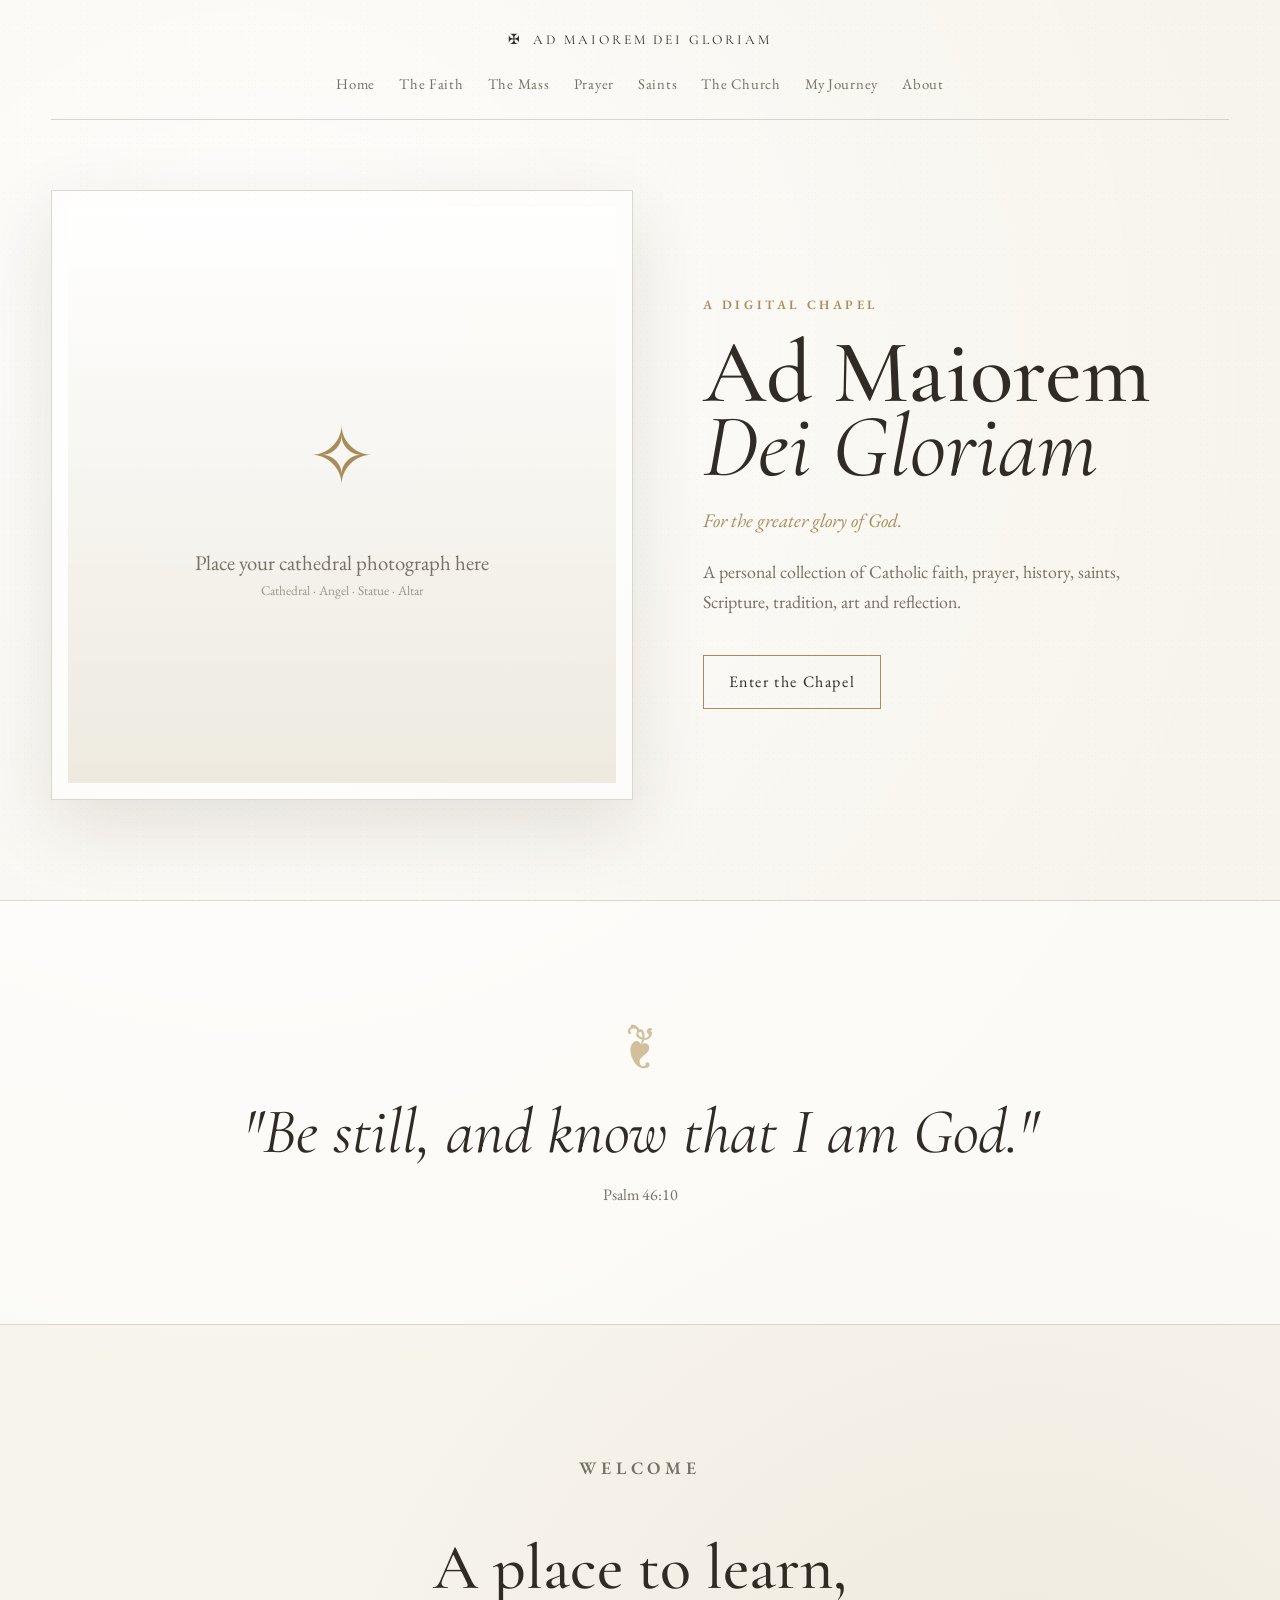
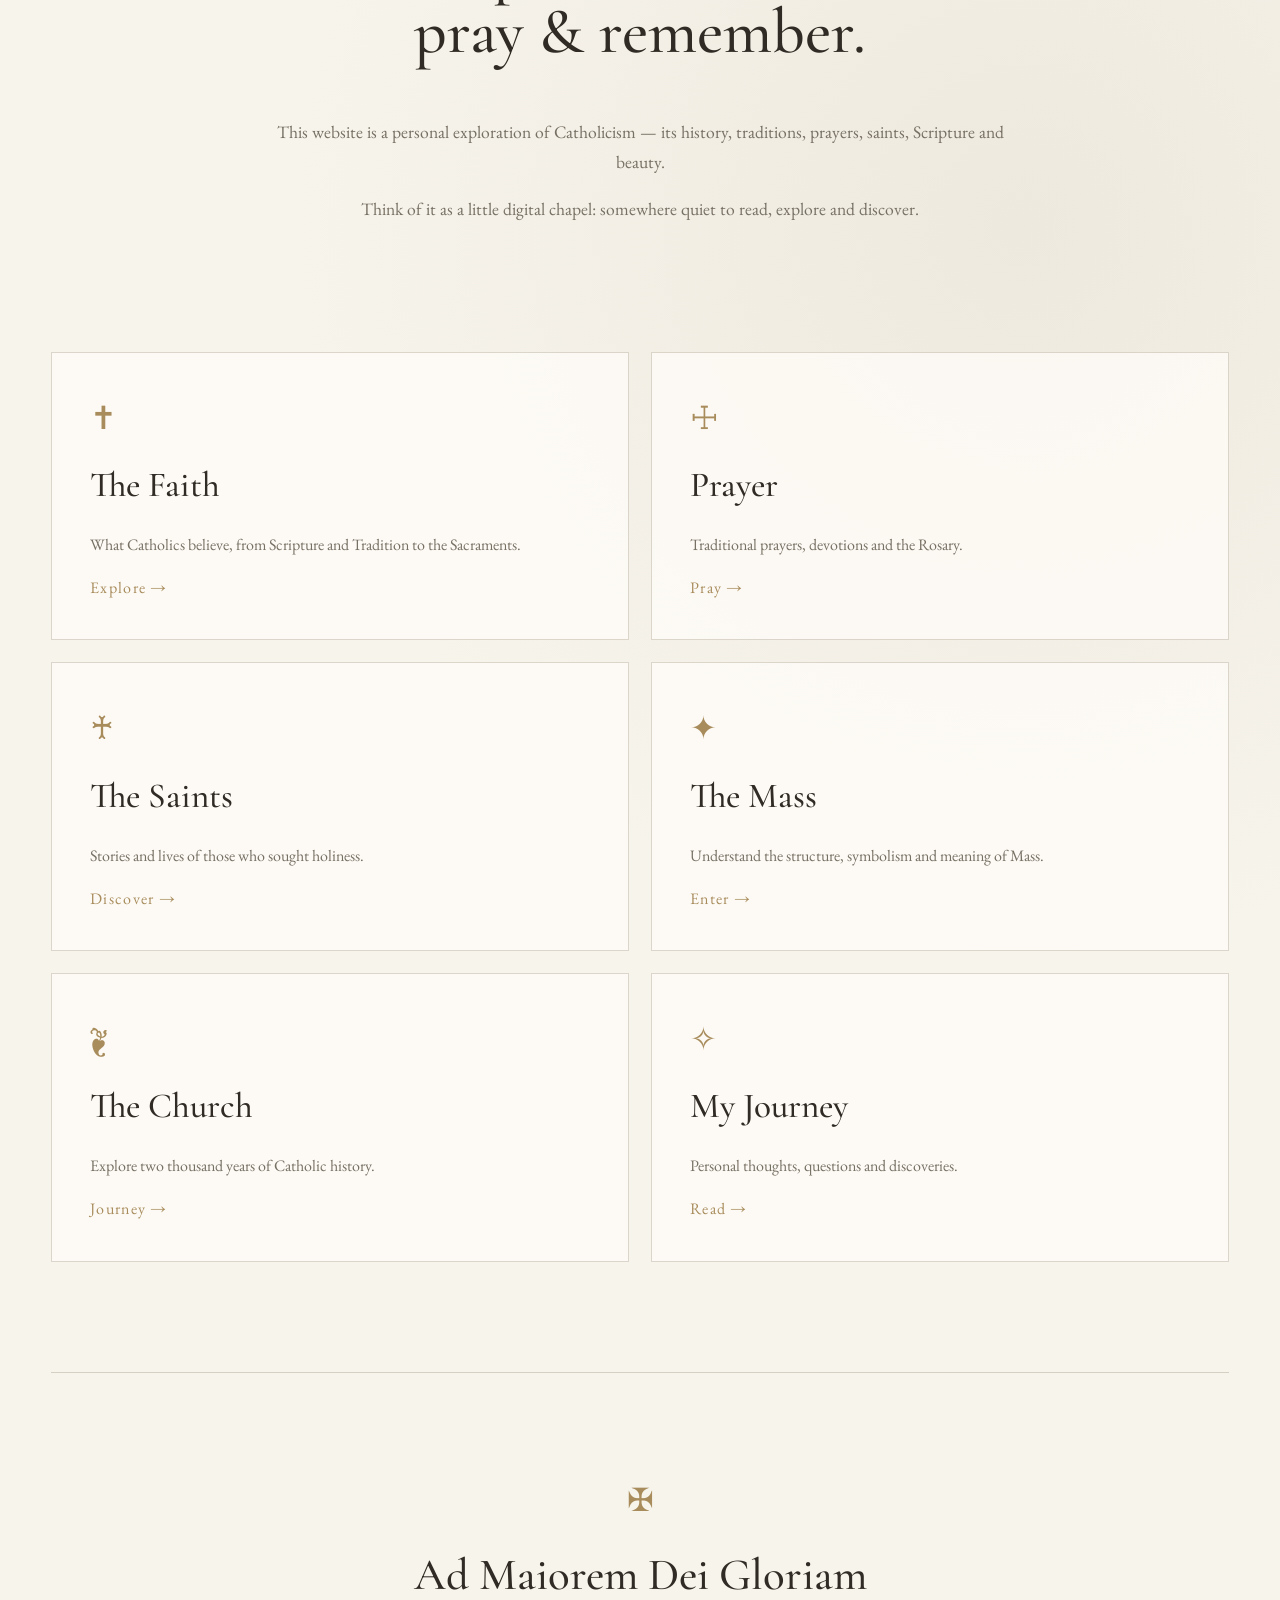
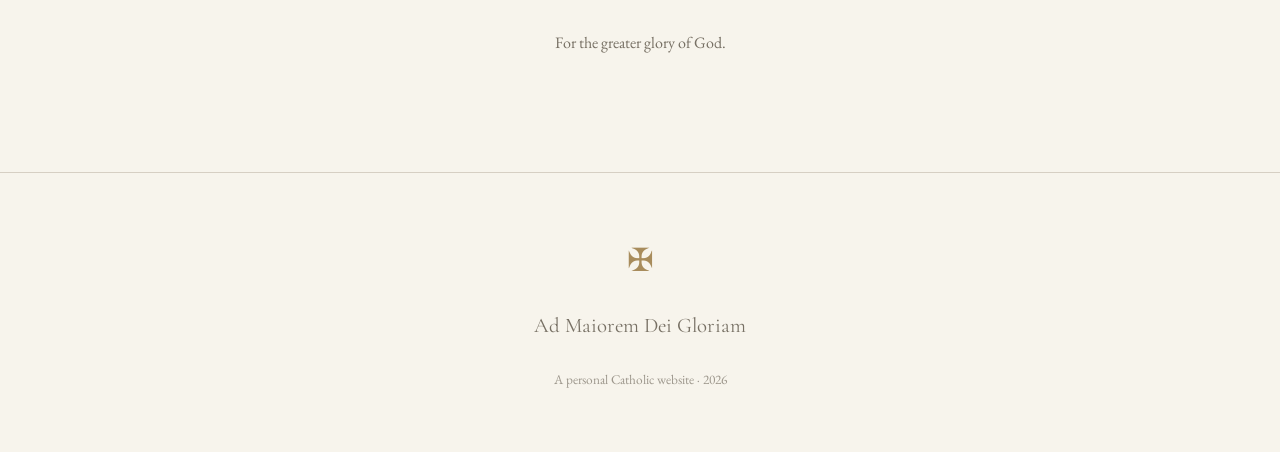
<file: index.html>
<!DOCTYPE html>
<html lang="en">

<head>
    <meta charset="UTF-8">
    <meta name="viewport" content="width=device-width, initial-scale=1.0">

    <title>Ad Maiorem Dei Gloriam</title>

    <link rel="stylesheet" href="style.css">

    <script src="script.js" defer></script>
</head>

<body>

<!-- ================= HEADER ================= -->

<header>

    <a href="index.html" class="logo">
        ✠
        <span>AD MAIOREM DEI GLORIAM</span>
    </a>

    <button class="menu-button" onclick="toggleMenu()">
        ☰
    </button>

    <nav id="navigation">

        <a href="index.html">Home</a>
        <a href="faith.html">The Faith</a>
        <a href="mass.html">The Mass</a>
        <a href="prayers.html">Prayer</a>
        <a href="saints.html">Saints</a>
        <a href="history.html">The Church</a>
        <a href="journal.html">My Journey</a>
        <a href="about.html">About</a>

    </nav>

</header>


<!-- ================= HERO ================= -->

<main>

<section class="hero">

    <div class="hero-image">

        <div class="image-placeholder">

            <span>✧</span>

            <p>
                Place your cathedral photograph here
            </p>

            <small>
                Cathedral · Angel · Statue · Altar
            </small>

        </div>

    </div>


    <div class="hero-text">

        <p class="eyebrow">
            A DIGITAL CHAPEL
        </p>

        <h1>
            Ad Maiorem
            <em>Dei Gloriam</em>
        </h1>

        <p class="latin">
            For the greater glory of God.
        </p>

        <p class="description">

            A personal collection of Catholic faith,
            prayer, history, saints, Scripture,
            tradition, art and reflection.

        </p>

        <a href="faith.html" class="gold-button">
            Enter the Chapel
        </a>

    </div>

</section>


<!-- ================= QUOTE ================= -->

<section class="quote">

    <div class="quote-symbol">
        ❦
    </div>

    <blockquote>

        "Be still, and know that I am God."

    </blockquote>

    <p>
        Psalm 46:10
    </p>

</section>


<!-- ================= INTRODUCTION ================= -->

<section class="introduction">

    <p class="eyebrow">
        WELCOME
    </p>

    <h2>
        A place to learn,
        <br>
        pray & remember.
    </h2>

    <p>

        This website is a personal exploration of
        Catholicism — its history, traditions,
        prayers, saints, Scripture and beauty.

    </p>

    <p>

        Think of it as a little digital chapel:
        somewhere quiet to read, explore and discover.

    </p>

</section>


<!-- ================= FEATURE CARDS ================= -->

<section class="features">

    <a href="faith.html" class="feature">

        <div class="feature-icon">
            ✝
        </div>

        <h3>
            The Faith
        </h3>

        <p>
            What Catholics believe,
            from Scripture and Tradition
            to the Sacraments.
        </p>

        <span>
            Explore →
        </span>

    </a>


    <a href="prayers.html" class="feature">

        <div class="feature-icon">
            ☩
        </div>

        <h3>
            Prayer
        </h3>

        <p>
            Traditional prayers,
            devotions and the Rosary.
        </p>

        <span>
            Pray →
        </span>

    </a>


    <a href="saints.html" class="feature">

        <div class="feature-icon">
            ♰
        </div>

        <h3>
            The Saints
        </h3>

        <p>
            Stories and lives of those
            who sought holiness.
        </p>

        <span>
            Discover →
        </span>

    </a>


    <a href="mass.html" class="feature">

        <div class="feature-icon">
            ✦
        </div>

        <h3>
            The Mass
        </h3>

        <p>
            Understand the structure,
            symbolism and meaning of Mass.
        </p>

        <span>
            Enter →
        </span>

    </a>


    <a href="history.html" class="feature">

        <div class="feature-icon">
            ❦
        </div>

        <h3>
            The Church
        </h3>

        <p>
            Explore two thousand years
            of Catholic history.
        </p>

        <span>
            Journey →
        </span>

    </a>


    <a href="journal.html" class="feature">

        <div class="feature-icon">
            ✧
        </div>

        <h3>
            My Journey
        </h3>

        <p>
            Personal thoughts,
            questions and discoveries.
        </p>

        <span>
            Read →
        </span>

    </a>

</section>


<!-- ================= CLOSING ================= -->

<section class="closing">

    <div>
        ✠
    </div>

    <h2>
        Ad Maiorem Dei Gloriam
    </h2>

    <p>
        For the greater glory of God.
    </p>

</section>

</main>


<!-- ================= FOOTER ================= -->

<footer>

    <div class="footer-cross">
        ✠
    </div>

    <p>
        Ad Maiorem Dei Gloriam
    </p>

    <small>
        A personal Catholic website · 2026
    </small>

</footer>

</body>
</html>
</file>
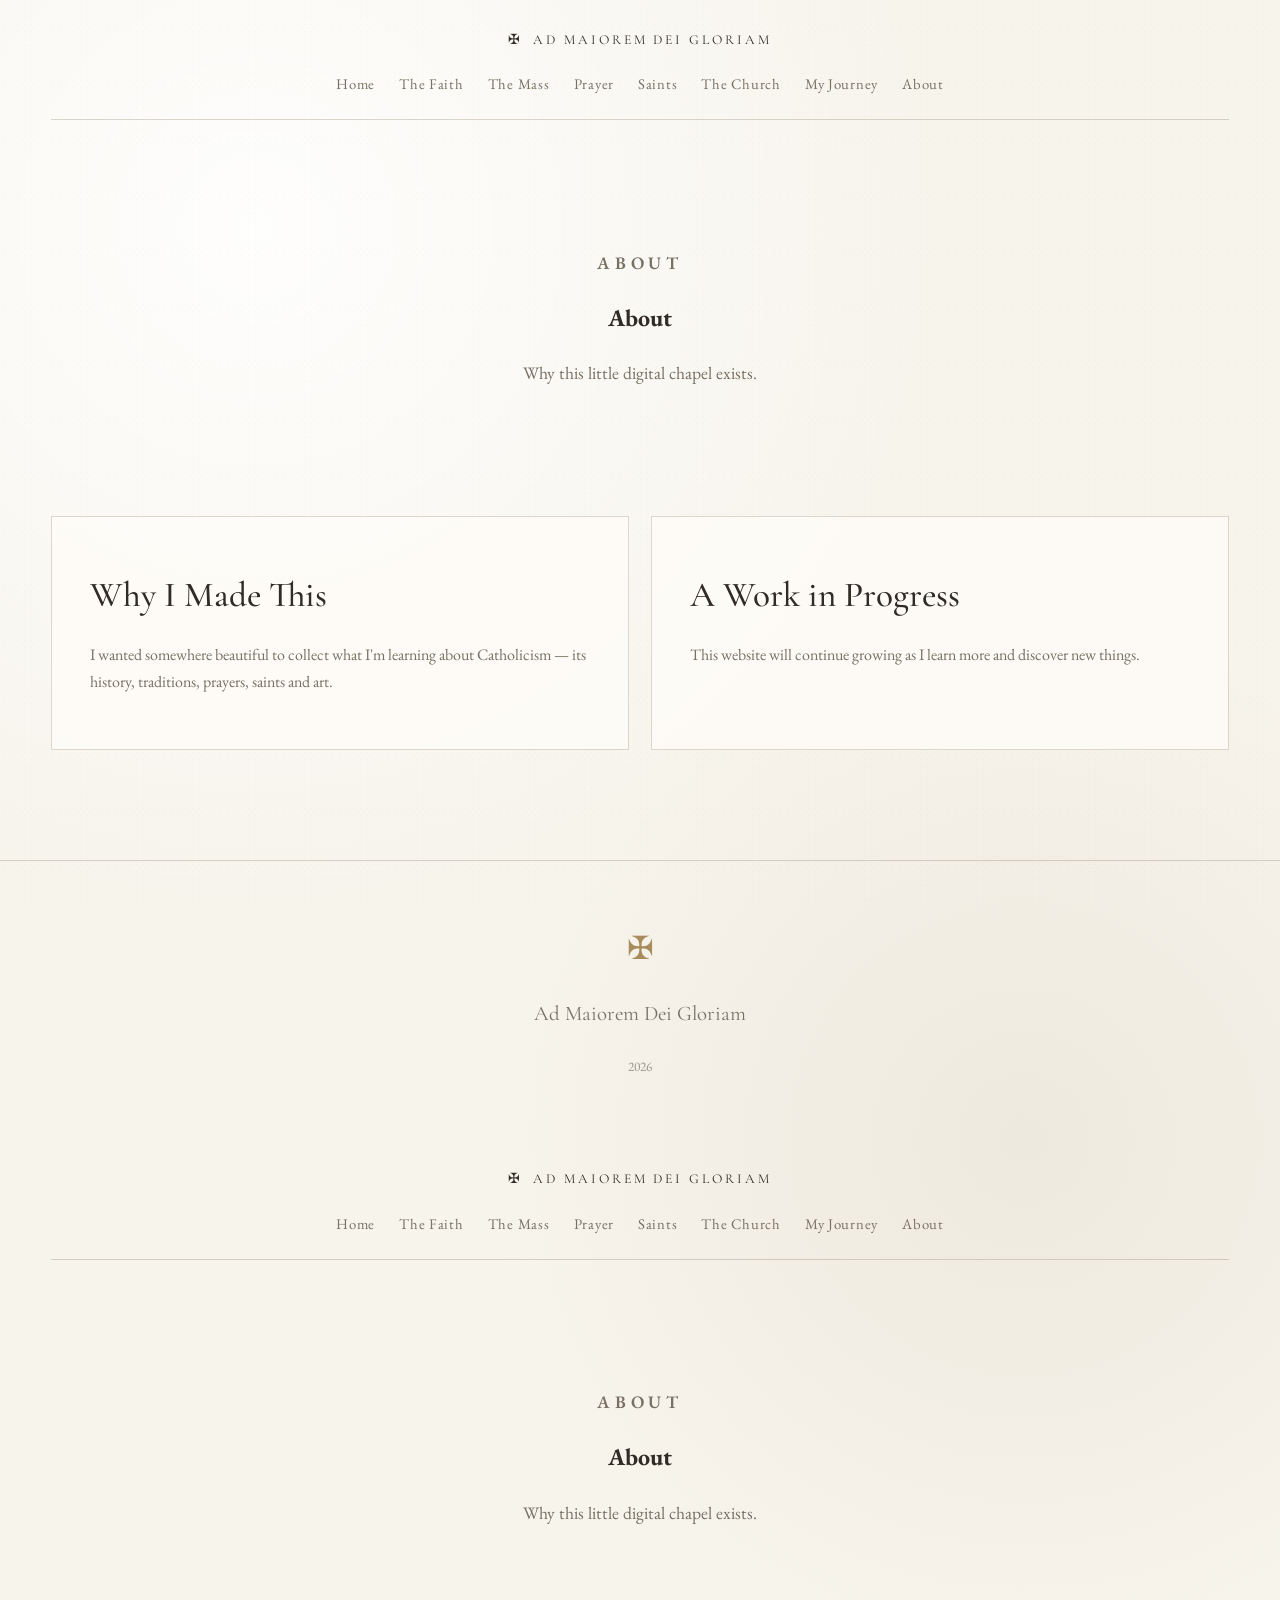
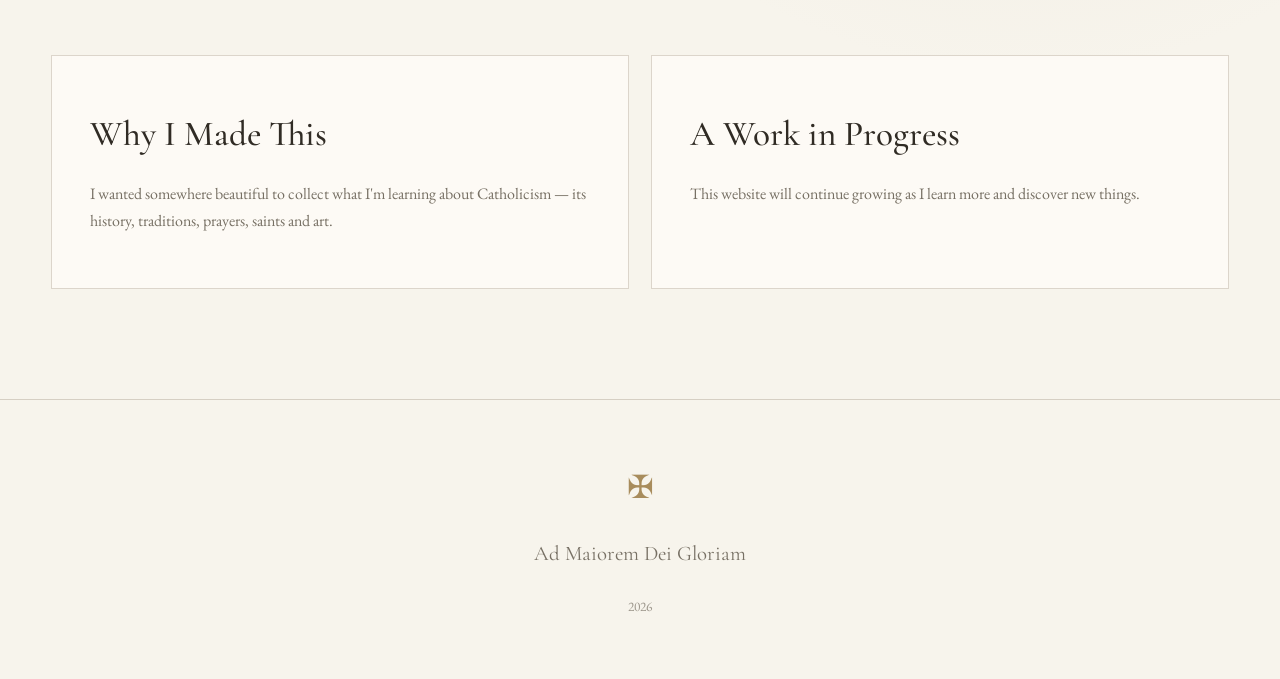
<file: about.html>
<!DOCTYPE html>
<html lang="en">

<head>

<meta charset="UTF-8">
<meta name="viewport" content="width=device-width, initial-scale=1.0">

<title>About · Ad Maiorem Dei Gloriam</title>

<link rel="stylesheet" href="style.css">

</head>

<body>

<header>

<a href="index.html" class="logo">
✠
<span>AD MAIOREM DEI GLORIAM</span>
</a>

<nav>

<a href="index.html">Home</a>
<a href="faith.html">The Faith</a>
<a href="mass.html">The Mass</a>
<a href="prayers.html">Prayer</a>
<a href="saints.html">Saints</a>
<a href="history.html">The Church</a>
<a href="journal.html">My Journey</a>
<a href="about.html">About</a>

</nav>

</header>


<main>

<section class="introduction">

<p class="eyebrow">
ABOUT
</p>

<h1>
About
</h1>

<p>
Why this little digital chapel exists.
</p>

</section>


<section class="features">

<article class="feature">

<h3>
Why I Made This
</h3>

<p>

I wanted somewhere beautiful to collect
what I'm learning about Catholicism —
its history, traditions, prayers, saints
and art.

</p>

</article>


<article class="feature">

<h3>
A Work in Progress
</h3>

<p>

This website will continue growing as
I learn more and discover new things.

</p>

</article>

</section>

</main>


<footer>

<div class="footer-cross">
✠
</div>

<p>
Ad Maiorem Dei Gloriam
</p>

<small>
2026
</small>

</footer>

</body>

</html><!DOCTYPE html>
<html lang="en">

<head>

<meta charset="UTF-8">
<meta name="viewport" content="width=device-width, initial-scale=1.0">

<title>About · Ad Maiorem Dei Gloriam</title>

<link rel="stylesheet" href="style.css">

</head>

<body>

<header>

<a href="index.html" class="logo">
✠
<span>AD MAIOREM DEI GLORIAM</span>
</a>

<nav>

<a href="index.html">Home</a>
<a href="faith.html">The Faith</a>
<a href="mass.html">The Mass</a>
<a href="prayers.html">Prayer</a>
<a href="saints.html">Saints</a>
<a href="history.html">The Church</a>
<a href="journal.html">My Journey</a>
<a href="about.html">About</a>

</nav>

</header>


<main>

<section class="introduction">

<p class="eyebrow">
ABOUT
</p>

<h1>
About
</h1>

<p>
Why this little digital chapel exists.
</p>

</section>


<section class="features">

<article class="feature">

<h3>
Why I Made This
</h3>

<p>

I wanted somewhere beautiful to collect
what I'm learning about Catholicism —
its history, traditions, prayers, saints
and art.

</p>

</article>


<article class="feature">

<h3>
A Work in Progress
</h3>

<p>

This website will continue growing as
I learn more and discover new things.

</p>

</article>

</section>

</main>


<footer>

<div class="footer-cross">
✠
</div>

<p>
Ad Maiorem Dei Gloriam
</p>

<small>
2026
</small>

</footer>

</body>

</html>
</file>
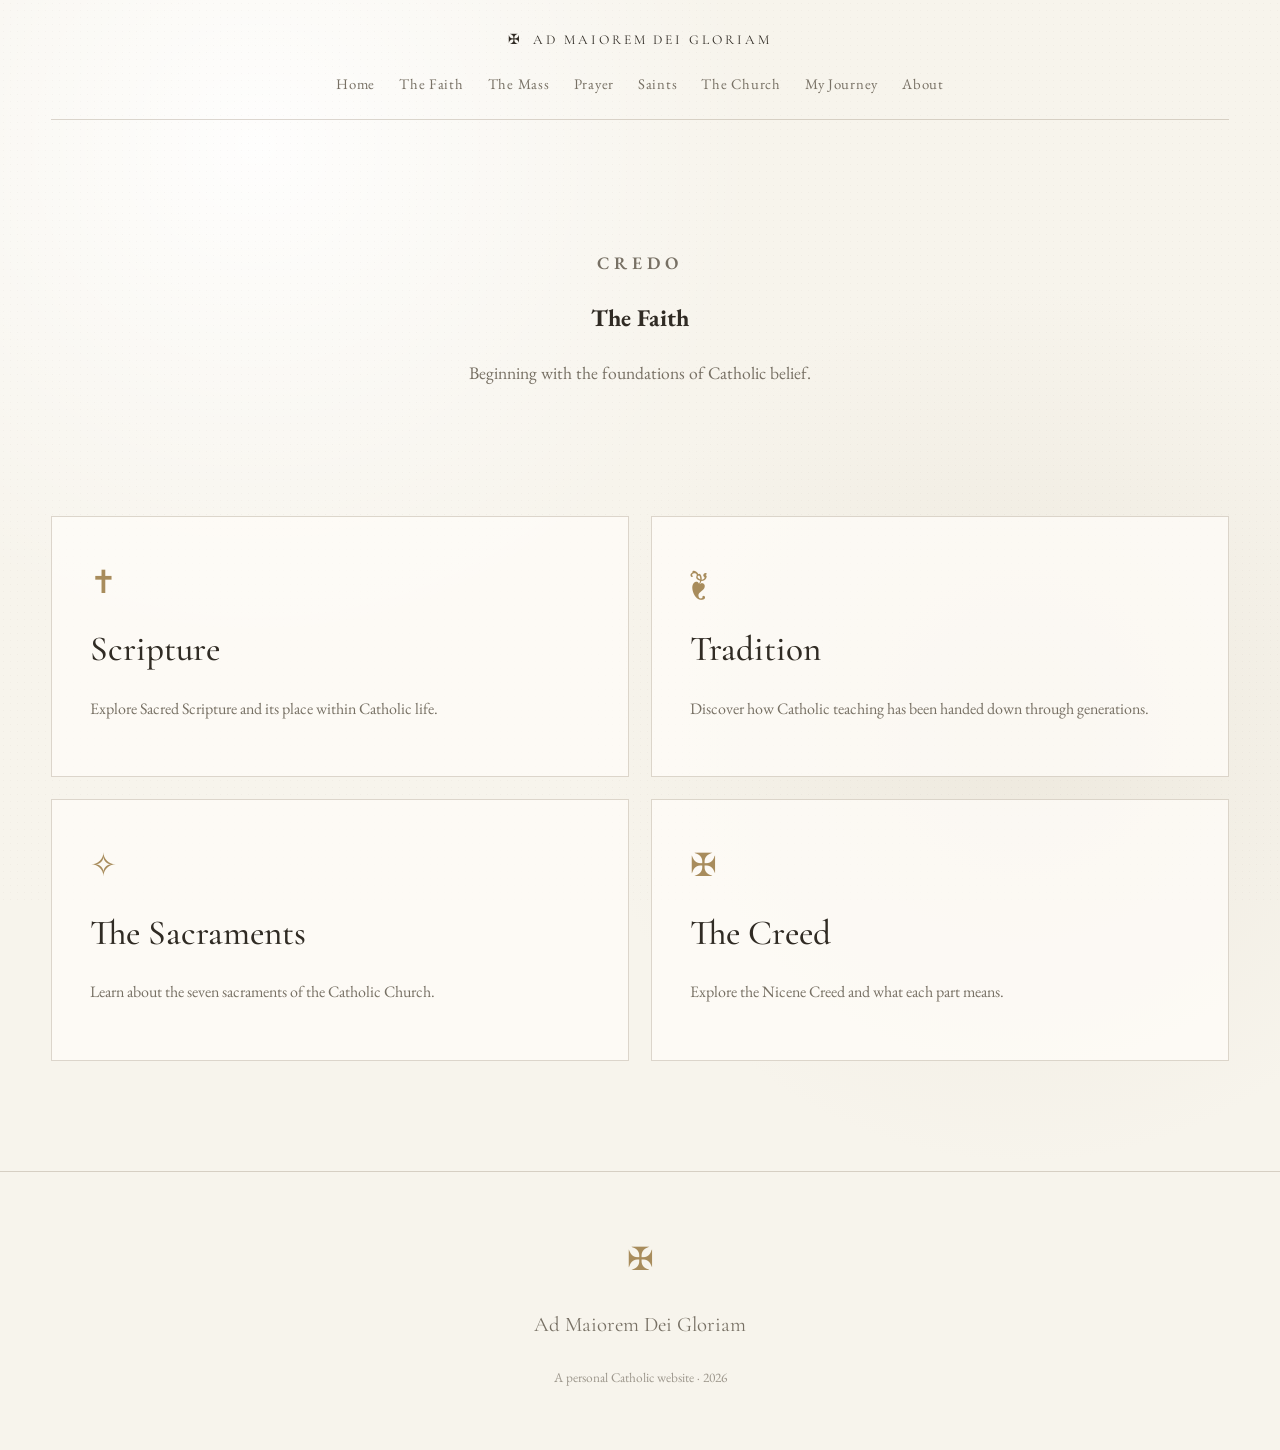
<file: faith.html>
<!DOCTYPE html>
<html lang="en">

<head>

<meta charset="UTF-8">
<meta name="viewport" content="width=device-width, initial-scale=1.0">

<title>The Faith · Ad Maiorem Dei Gloriam</title>

<link rel="stylesheet" href="style.css">

<script src="script.js" defer></script>

</head>

<body>

<header>

<a href="index.html" class="logo">
✠
<span>AD MAIOREM DEI GLORIAM</span>
</a>

<button class="menu-button" onclick="toggleMenu()">☰</button>

<nav id="navigation">

<a href="index.html">Home</a>
<a href="faith.html">The Faith</a>
<a href="mass.html">The Mass</a>
<a href="prayers.html">Prayer</a>
<a href="saints.html">Saints</a>
<a href="history.html">The Church</a>
<a href="journal.html">My Journey</a>
<a href="about.html">About</a>

</nav>

</header>


<main>

<section class="introduction">

<p class="eyebrow">
CREDO
</p>

<h1>
The Faith
</h1>

<p>
Beginning with the foundations of Catholic belief.
</p>

</section>


<section class="features">

<article class="feature">

<div class="feature-icon">✝</div>

<h3>Scripture</h3>

<p>
Explore Sacred Scripture and its place within Catholic life.
</p>

</article>


<article class="feature">

<div class="feature-icon">❦</div>

<h3>Tradition</h3>

<p>
Discover how Catholic teaching has been handed down through generations.
</p>

</article>


<article class="feature">

<div class="feature-icon">✧</div>

<h3>The Sacraments</h3>

<p>
Learn about the seven sacraments of the Catholic Church.
</p>

</article>


<article class="feature">

<div class="feature-icon">✠</div>

<h3>The Creed</h3>

<p>
Explore the Nicene Creed and what each part means.
</p>

</article>

</section>

</main>


<footer>

<div class="footer-cross">✠</div>

<p>
Ad Maiorem Dei Gloriam
</p>

<small>
A personal Catholic website · 2026
</small>

</footer>

</body>

</html>
</file>
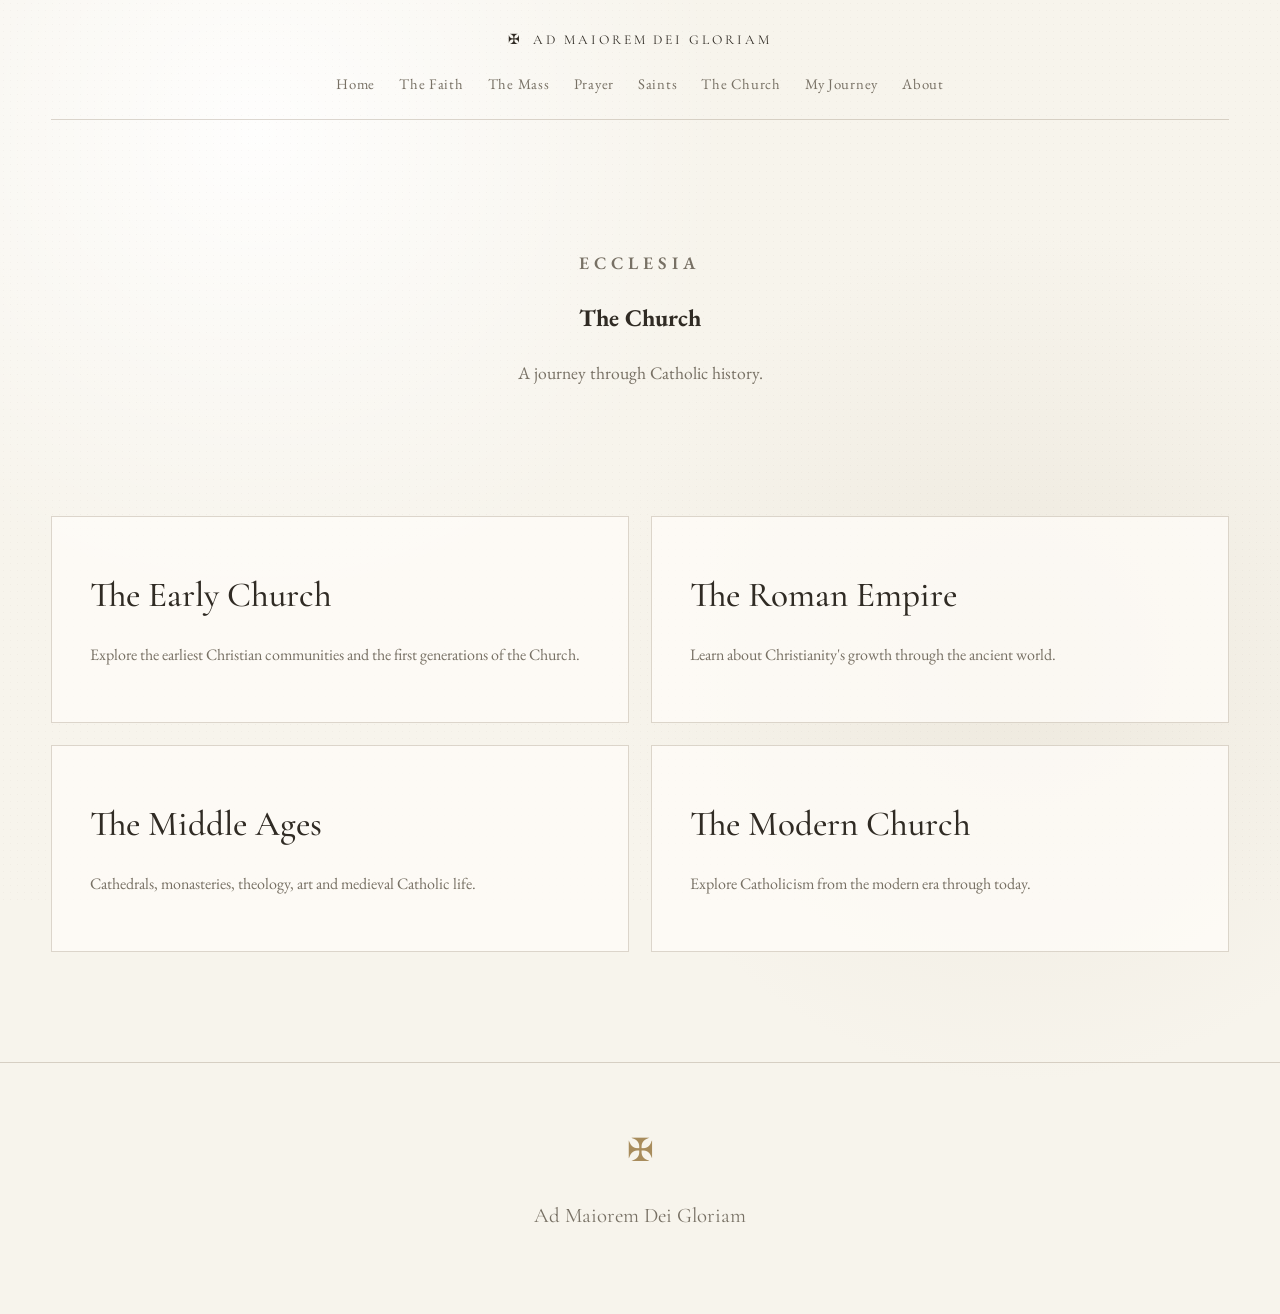
<file: history.html>
<!DOCTYPE html>
<html lang="en">

<head>

<meta charset="UTF-8">
<meta name="viewport" content="width=device-width, initial-scale=1.0">

<title>The Church · Ad Maiorem Dei Gloriam</title>

<link rel="stylesheet" href="style.css">

</head>

<body>

<header>

<a href="index.html" class="logo">
✠
<span>AD MAIOREM DEI GLORIAM</span>
</a>

<nav>

<a href="index.html">Home</a>
<a href="faith.html">The Faith</a>
<a href="mass.html">The Mass</a>
<a href="prayers.html">Prayer</a>
<a href="saints.html">Saints</a>
<a href="history.html">The Church</a>
<a href="journal.html">My Journey</a>
<a href="about.html">About</a>

</nav>

</header>


<main>

<section class="introduction">

<p class="eyebrow">
ECCLESIA
</p>

<h1>
The Church
</h1>

<p>
A journey through Catholic history.
</p>

</section>


<section class="features">

<article class="feature">

<h3>
The Early Church
</h3>

<p>
Explore the earliest Christian communities and the first generations of the Church.
</p>

</article>


<article class="feature">

<h3>
The Roman Empire
</h3>

<p>
Learn about Christianity's growth through the ancient world.
</p>

</article>


<article class="feature">

<h3>
The Middle Ages
</h3>

<p>
Cathedrals, monasteries, theology, art and medieval Catholic life.
</p>

</article>


<article class="feature">

<h3>
The Modern Church
</h3>

<p>
Explore Catholicism from the modern era through today.
</p>

</article>

</section>

</main>


<footer>

<div class="footer-cross">✠</div>

<p>
Ad Maiorem Dei Gloriam
</p>

</footer>

</body>

</html>
</file>
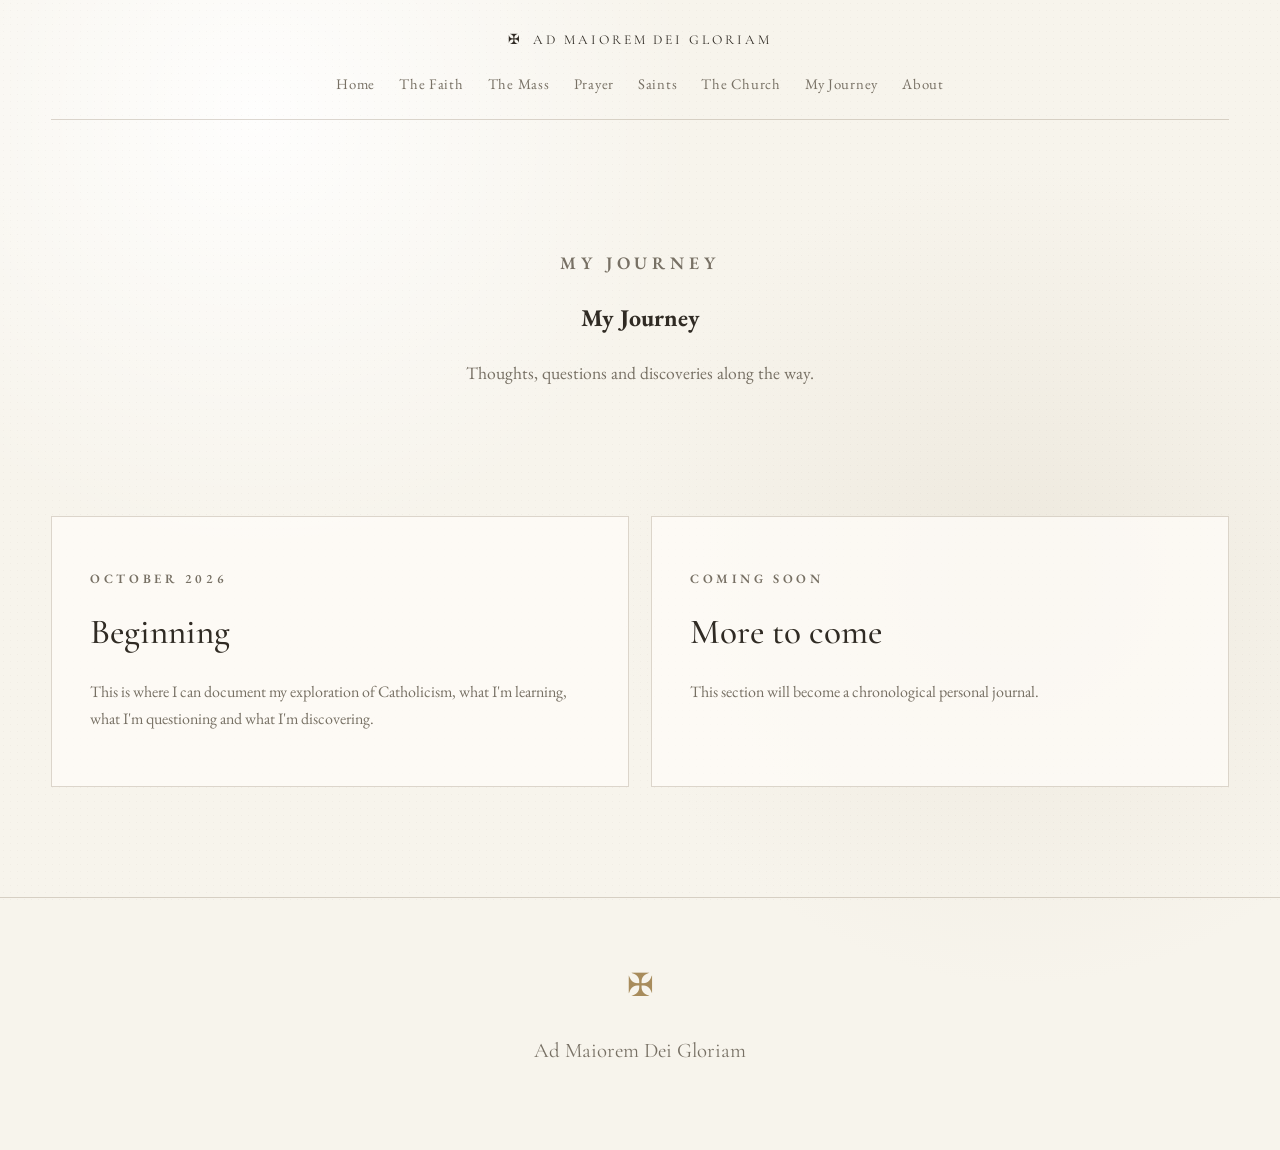
<file: journal.html>
<!DOCTYPE html>
<html lang="en">

<head>

<meta charset="UTF-8">
<meta name="viewport" content="width=device-width, initial-scale=1.0">

<title>My Journey · Ad Maiorem Dei Gloriam</title>

<link rel="stylesheet" href="style.css">

</head>

<body>

<header>

<a href="index.html" class="logo">
✠
<span>AD MAIOREM DEI GLORIAM</span>
</a>

<nav>

<a href="index.html">Home</a>
<a href="faith.html">The Faith</a>
<a href="mass.html">The Mass</a>
<a href="prayers.html">Prayer</a>
<a href="saints.html">Saints</a>
<a href="history.html">The Church</a>
<a href="journal.html">My Journey</a>
<a href="about.html">About</a>

</nav>

</header>


<main>

<section class="introduction">

<p class="eyebrow">
MY JOURNEY
</p>

<h1>
My Journey
</h1>

<p>
Thoughts, questions and discoveries along the way.
</p>

</section>


<section class="features">

<article class="feature">

<p class="eyebrow">
OCTOBER 2026
</p>

<h3>
Beginning
</h3>

<p>

This is where I can document my exploration
of Catholicism, what I'm learning,
what I'm questioning and what I'm discovering.

</p>

</article>


<article class="feature">

<p class="eyebrow">
COMING SOON
</p>

<h3>
More to come
</h3>

<p>

This section will become a chronological
personal journal.

</p>

</article>

</section>

</main>


<footer>

<div class="footer-cross">✠</div>

<p>
Ad Maiorem Dei Gloriam
</p>

</footer>

</body>

</html>
</file>
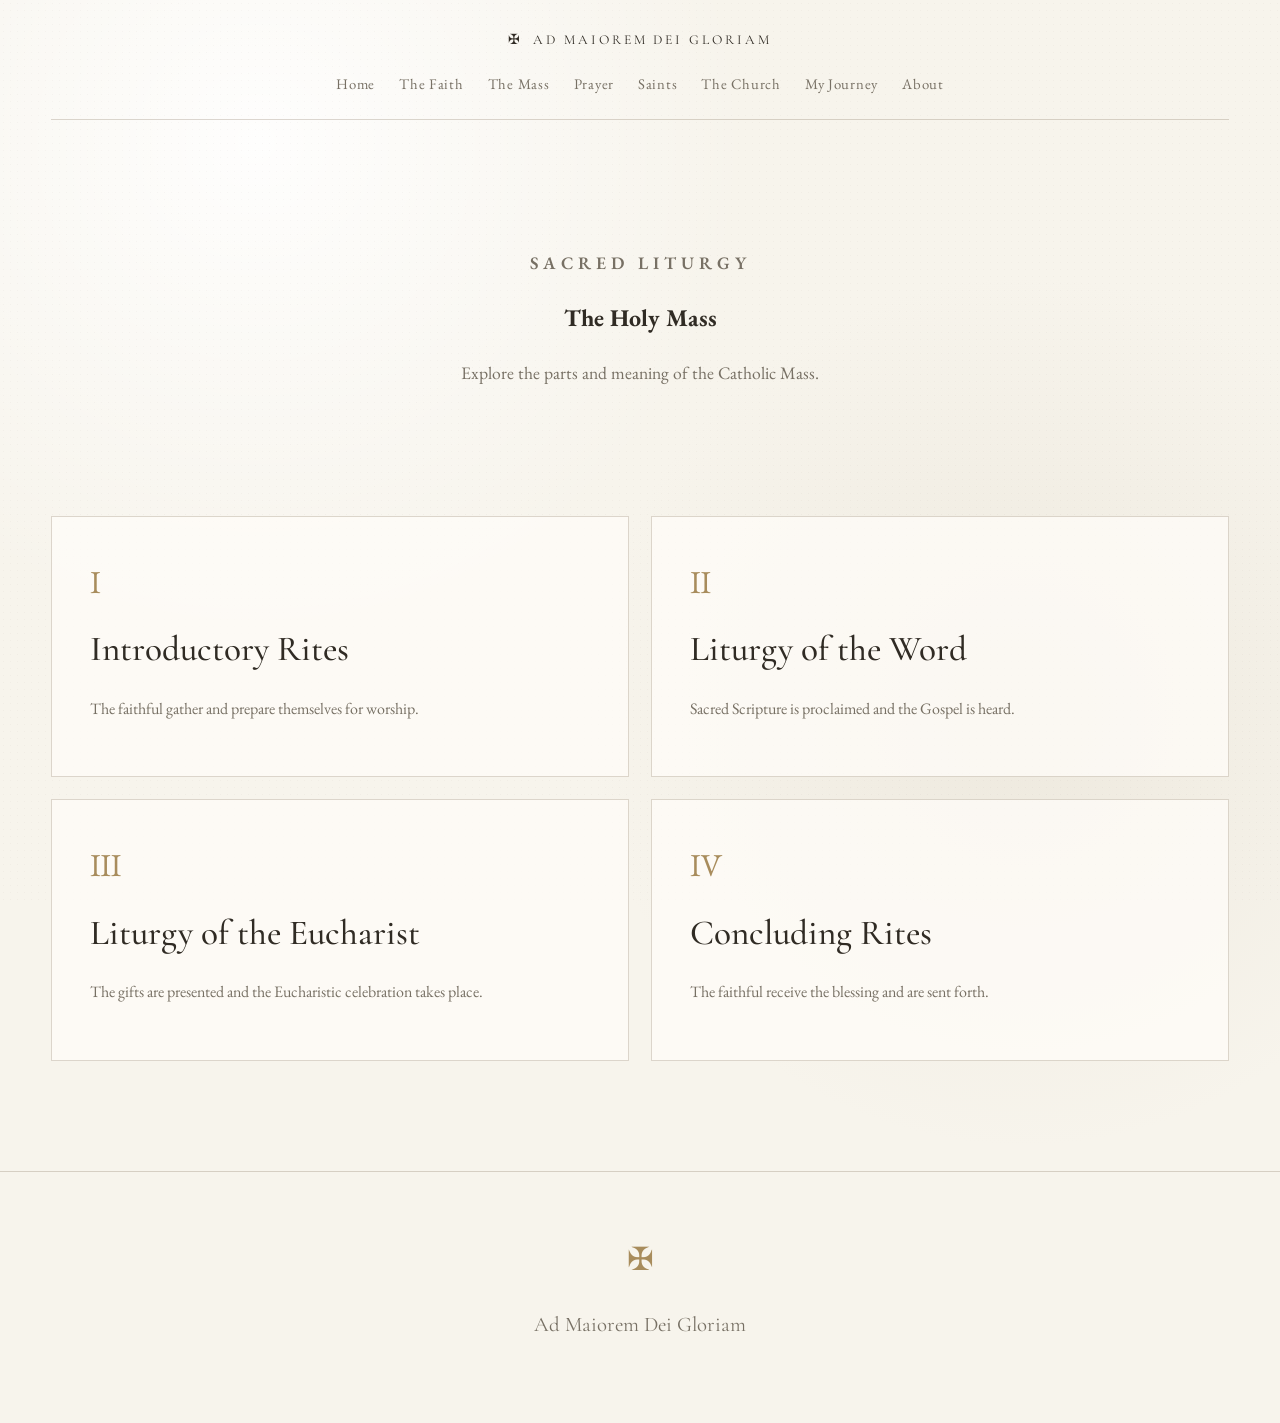
<file: mass.html>
<!DOCTYPE html>
<html lang="en">

<head>

<meta charset="UTF-8">
<meta name="viewport" content="width=device-width, initial-scale=1.0">

<title>The Mass · Ad Maiorem Dei Gloriam</title>

<link rel="stylesheet" href="style.css">

</head>

<body>

<header>

<a href="index.html" class="logo">
✠
<span>AD MAIOREM DEI GLORIAM</span>
</a>

<nav>

<a href="index.html">Home</a>
<a href="faith.html">The Faith</a>
<a href="mass.html">The Mass</a>
<a href="prayers.html">Prayer</a>
<a href="saints.html">Saints</a>
<a href="history.html">The Church</a>
<a href="journal.html">My Journey</a>
<a href="about.html">About</a>

</nav>

</header>


<main>

<section class="introduction">

<p class="eyebrow">
SACRED LITURGY
</p>

<h1>
The Holy Mass
</h1>

<p>
Explore the parts and meaning of the Catholic Mass.
</p>

</section>


<section class="features">

<article class="feature">

<div class="feature-icon">Ⅰ</div>

<h3>Introductory Rites</h3>

<p>
The faithful gather and prepare themselves for worship.
</p>

</article>


<article class="feature">

<div class="feature-icon">Ⅱ</div>

<h3>Liturgy of the Word</h3>

<p>
Sacred Scripture is proclaimed and the Gospel is heard.
</p>

</article>


<article class="feature">

<div class="feature-icon">Ⅲ</div>

<h3>Liturgy of the Eucharist</h3>

<p>
The gifts are presented and the Eucharistic celebration takes place.
</p>

</article>


<article class="feature">

<div class="feature-icon">Ⅳ</div>

<h3>Concluding Rites</h3>

<p>
The faithful receive the blessing and are sent forth.
</p>

</article>

</section>

</main>


<footer>

<div class="footer-cross">✠</div>

<p>
Ad Maiorem Dei Gloriam
</p>

</footer>

</body>

</html>
</file>
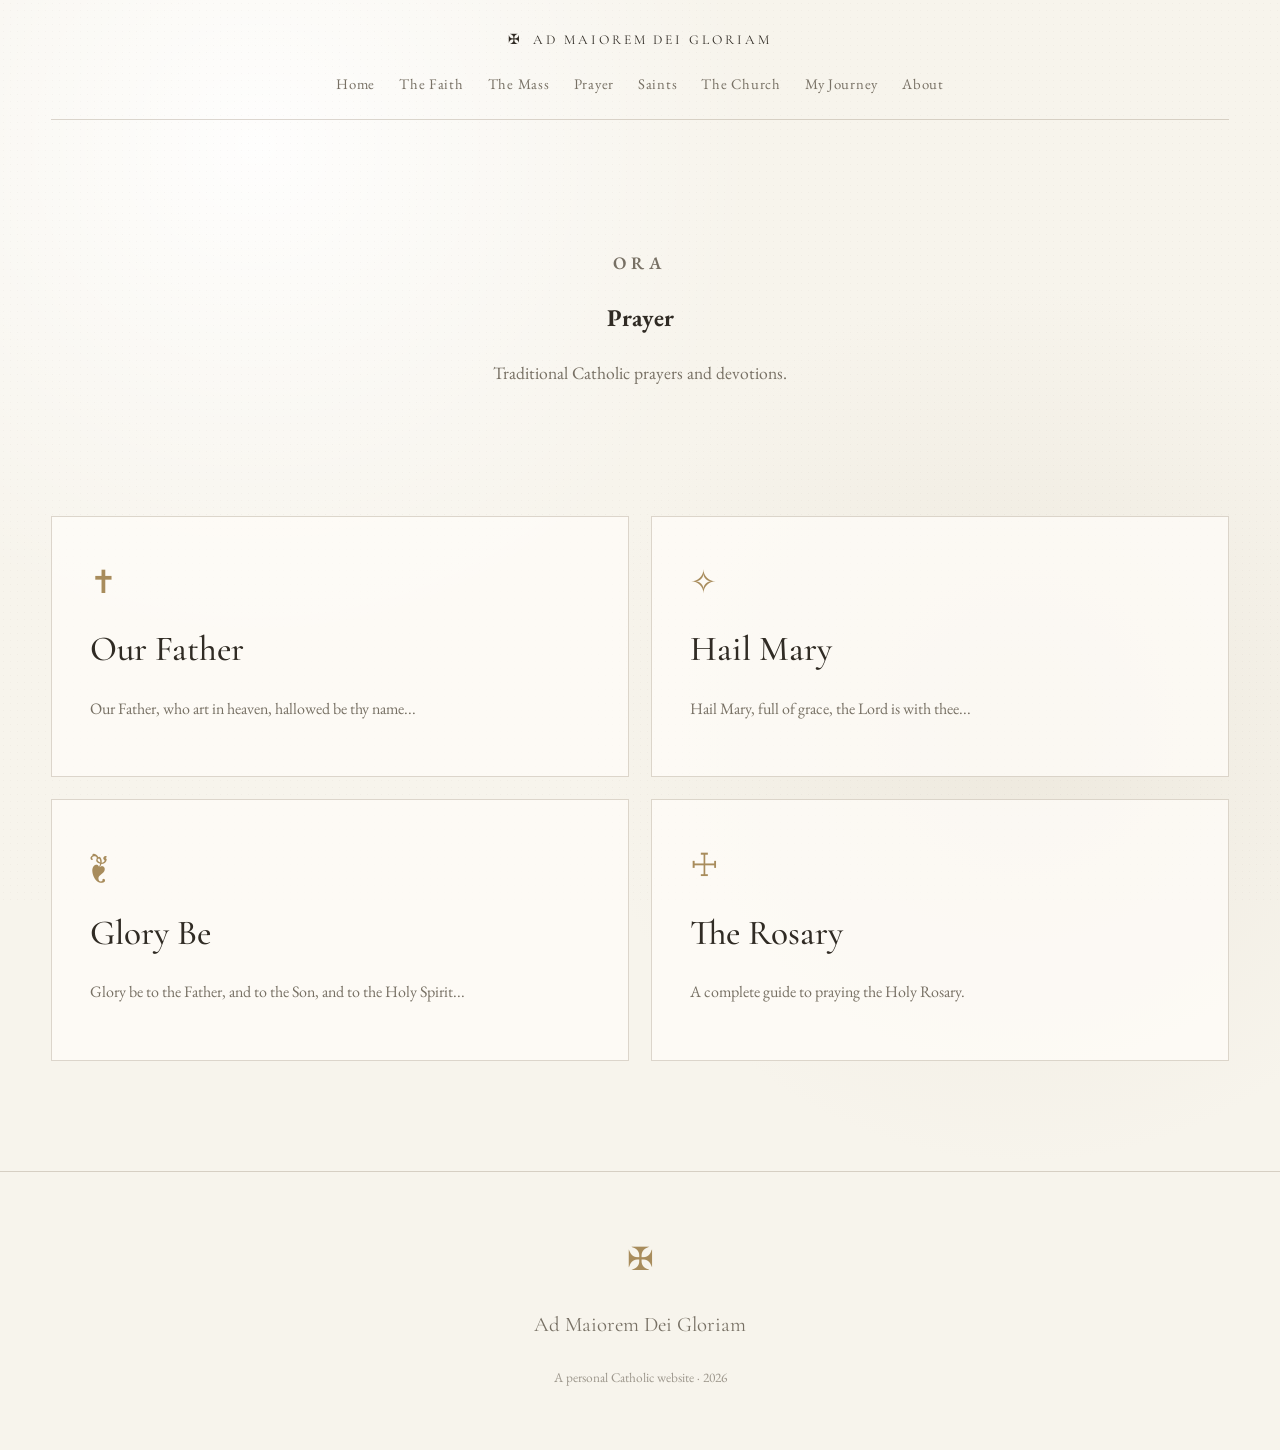
<file: prayers.html>
<!DOCTYPE html>
<html lang="en">

<head>

<meta charset="UTF-8">
<meta name="viewport" content="width=device-width, initial-scale=1.0">

<title>Prayer · Ad Maiorem Dei Gloriam</title>

<link rel="stylesheet" href="style.css">

<script src="script.js" defer></script>

</head>

<body>

<header>

<a href="index.html" class="logo">
✠
<span>AD MAIOREM DEI GLORIAM</span>
</a>

<button class="menu-button" onclick="toggleMenu()">☰</button>

<nav id="navigation">

<a href="index.html">Home</a>
<a href="faith.html">The Faith</a>
<a href="mass.html">The Mass</a>
<a href="prayers.html">Prayer</a>
<a href="saints.html">Saints</a>
<a href="history.html">The Church</a>
<a href="journal.html">My Journey</a>
<a href="about.html">About</a>

</nav>

</header>


<main>

<section class="introduction">

<p class="eyebrow">
ORA
</p>

<h1>
Prayer
</h1>

<p>
Traditional Catholic prayers and devotions.
</p>

</section>


<section class="features">

<article class="feature">

<div class="feature-icon">✝</div>

<h3>Our Father</h3>

<p>
Our Father, who art in heaven, hallowed be thy name...
</p>

</article>


<article class="feature">

<div class="feature-icon">✧</div>

<h3>Hail Mary</h3>

<p>
Hail Mary, full of grace, the Lord is with thee...
</p>

</article>


<article class="feature">

<div class="feature-icon">❦</div>

<h3>Glory Be</h3>

<p>
Glory be to the Father, and to the Son, and to the Holy Spirit...
</p>

</article>


<article class="feature">

<div class="feature-icon">☩</div>

<h3>The Rosary</h3>

<p>
A complete guide to praying the Holy Rosary.
</p>

</article>

</section>

</main>


<footer>

<div class="footer-cross">✠</div>

<p>
Ad Maiorem Dei Gloriam
</p>

<small>
A personal Catholic website · 2026
</small>

</footer>

</body>

</html>
</file>
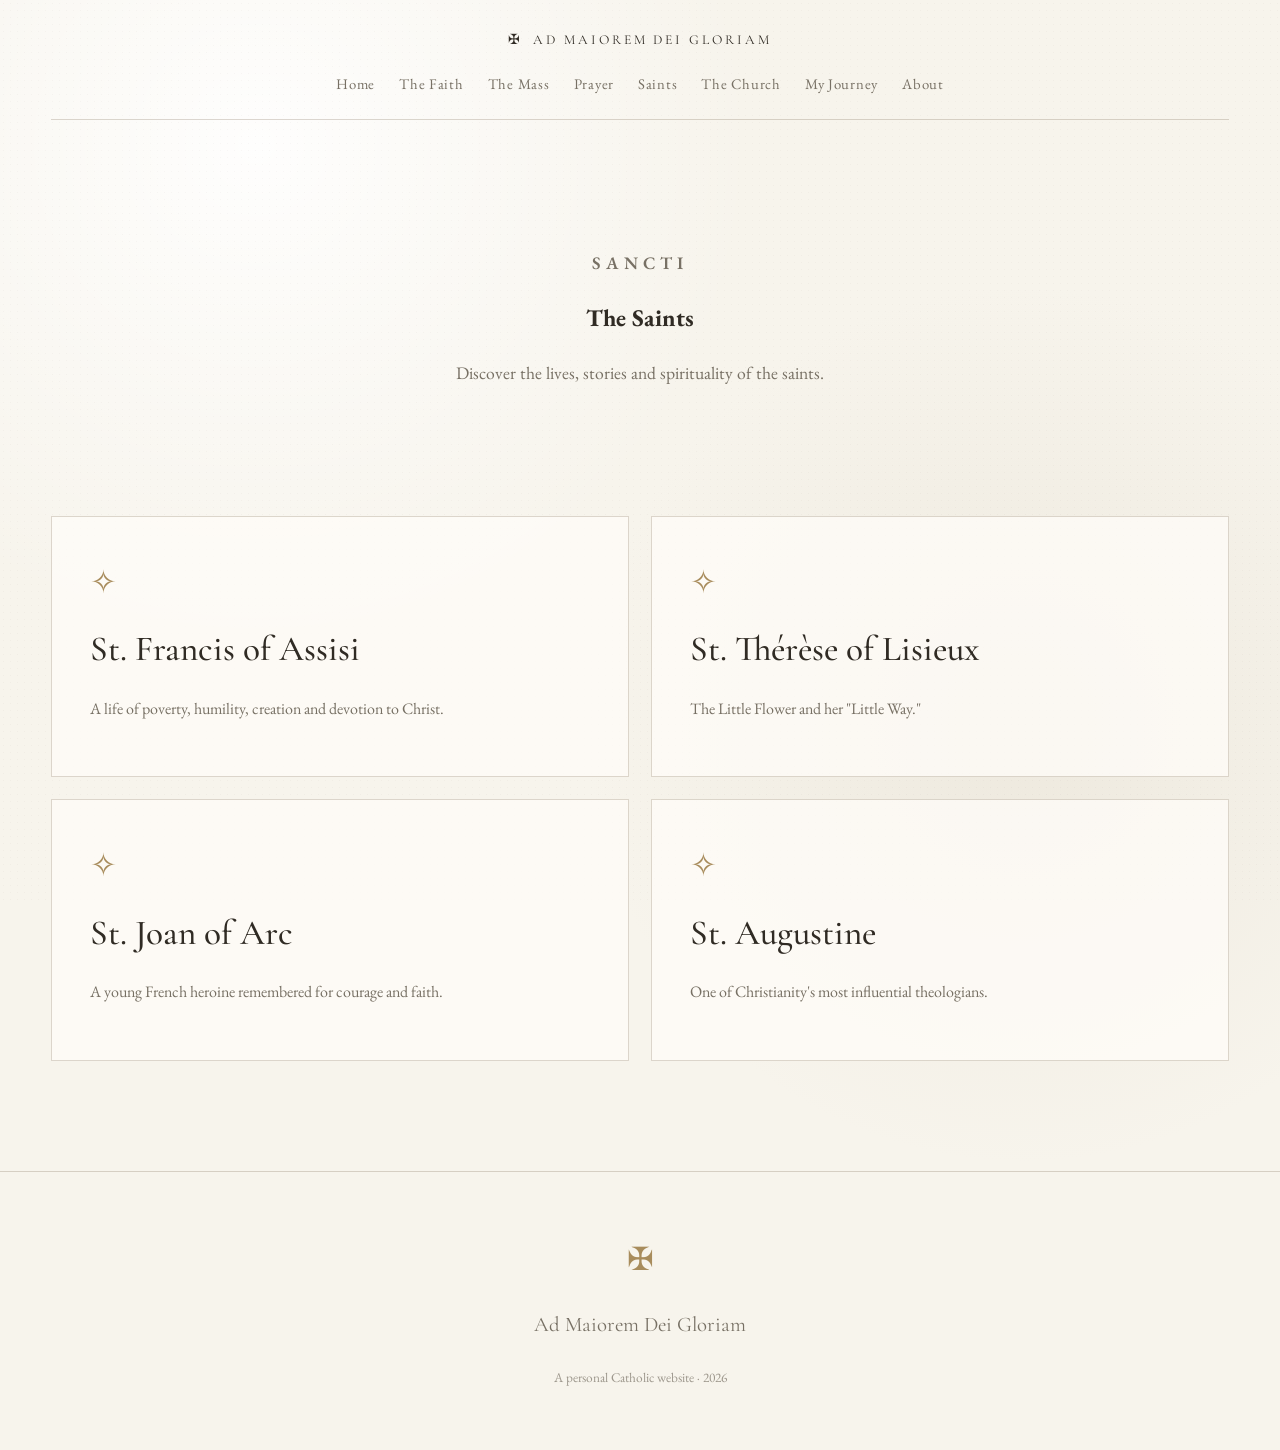
<file: saints.html>
<!DOCTYPE html>
<html lang="en">

<head>

<meta charset="UTF-8">
<meta name="viewport" content="width=device-width, initial-scale=1.0">

<title>Saints · Ad Maiorem Dei Gloriam</title>

<link rel="stylesheet" href="style.css">

</head>

<body>

<header>

<a href="index.html" class="logo">
✠
<span>AD MAIOREM DEI GLORIAM</span>
</a>

<nav>

<a href="index.html">Home</a>
<a href="faith.html">The Faith</a>
<a href="mass.html">The Mass</a>
<a href="prayers.html">Prayer</a>
<a href="saints.html">Saints</a>
<a href="history.html">The Church</a>
<a href="journal.html">My Journey</a>
<a href="about.html">About</a>

</nav>

</header>


<main>

<section class="introduction">

<p class="eyebrow">
SANCTI
</p>

<h1>
The Saints
</h1>

<p>
Discover the lives, stories and spirituality of the saints.
</p>

</section>


<section class="features">

<article class="feature">

<div class="feature-icon">✧</div>

<h3>St. Francis of Assisi</h3>

<p>
A life of poverty, humility, creation and devotion to Christ.
</p>

</article>


<article class="feature">

<div class="feature-icon">✧</div>

<h3>St. Thérèse of Lisieux</h3>

<p>
The Little Flower and her "Little Way."
</p>

</article>


<article class="feature">

<div class="feature-icon">✧</div>

<h3>St. Joan of Arc</h3>

<p>
A young French heroine remembered for courage and faith.
</p>

</article>


<article class="feature">

<div class="feature-icon">✧</div>

<h3>St. Augustine</h3>

<p>
One of Christianity's most influential theologians.
</p>

</article>

</section>

</main>


<footer>

<div class="footer-cross">✠</div>

<p>
Ad Maiorem Dei Gloriam
</p>

<small>
A personal Catholic website · 2026
</small>

</footer>

</body>

</html>
</file>
<file: style.css>
@import url('https://fonts.googleapis.com/css2?family=Cormorant+Garamond:wght@400;500;600;700&family=EB+Garamond:wght@400;500;600&display=swap');


/* ================= VARIABLES ================= */

:root {

    --ivory: #f7f4ec;
    --paper: #eee9dd;
    --white: #fffdf8;

    --text: #302b24;
    --muted: #777064;

    --gold: #a88c5c;
    --light-gold: #d0c09b;

    --border: rgba(100, 80, 50, 0.22);

}


/* ================= BASIC RESET ================= */

* {
    box-sizing: border-box;
}

html {
    scroll-behavior: smooth;
}

body {

    margin: 0;

    background:

        radial-gradient(
            circle at 20% 10%,
            rgba(255,255,255,.9),
            transparent 30%
        ),

        radial-gradient(
            circle at 80% 50%,
            rgba(210,200,180,.25),
            transparent 35%
        ),

        var(--ivory);

    color: var(--text);

    font-family:
        "EB Garamond",
        Georgia,
        serif;

    line-height: 1.7;

}


/* subtle paper texture */

body::before {

    content: "";

    position: fixed;

    inset: 0;

    pointer-events: none;

    opacity: .18;

    background-image:

        radial-gradient(
            rgba(70,60,45,.2) .5px,
            transparent .5px
        );

    background-size: 7px 7px;

    z-index: -1;

}


a {
    color: inherit;
}


/* ================= HEADER ================= */

header {

    width: min(1200px, 92%);

    margin: auto;

    padding: 28px 0 18px;

    border-bottom:
        1px solid var(--border);

}


.logo {

    display: flex;

    justify-content: center;

    align-items: center;

    gap: 10px;

    text-decoration: none;

    font-family:
        "Cormorant Garamond",
        Georgia,
        serif;

    font-size: .85rem;

    letter-spacing: .22em;

}


.logo:first-letter {
    color: var(--gold);
}


nav {

    display: flex;

    justify-content: center;

    flex-wrap: wrap;

    gap: 24px;

    margin-top: 20px;

}


nav a {

    text-decoration: none;

    color: var(--muted);

    font-size: .92rem;

    letter-spacing: .05em;

    border-bottom:
        1px solid transparent;

    padding-bottom: 4px;

    transition: .3s;

}


nav a:hover {

    color: var(--text);

    border-bottom-color:
        var(--gold);

}


.menu-button {

    display: none;

}


/* ================= MAIN ================= */

main {

    width: min(1200px, 92%);

    margin: auto;

}


/* ================= HERO ================= */

.hero {

    min-height: 700px;

    display: grid;

    grid-template-columns:
        1.05fr
        .95fr;

    gap: 70px;

    align-items: center;

    padding:
        70px
        0
        100px;

}


.hero-image {

    height: 610px;

    padding: 16px;

    background:
        rgba(255,255,255,.55);

    border:
        1px solid var(--border);

    box-shadow:
        0 25px 70px
        rgba(60,45,25,.12);

}


.image-placeholder {

    width: 100%;

    height: 100%;

    display: flex;

    flex-direction: column;

    justify-content: center;

    align-items: center;

    text-align: center;

    background:

        linear-gradient(
            rgba(255,255,255,.65),
            rgba(230,225,212,.7)
        );

    color: var(--muted);

}


.image-placeholder span {

    font-size: 5rem;

    color: var(--gold);

}


.image-placeholder p {

    font-size: 1.3rem;

    margin-bottom: 0;

}


.image-placeholder small {

    opacity: .7;

}


/* ================= HERO TEXT ================= */

.eyebrow {

    color: var(--gold);

    letter-spacing: .28em;

    font-size: .8rem;

    font-weight: 600;

}


.hero h1 {

    font-family:
        "Cormorant Garamond",
        Georgia,
        serif;

    font-size:
        clamp(4rem, 7vw, 7rem);

    line-height: .83;

    font-weight: 500;

    margin: 20px 0;

}


.hero h1 em {

    display: block;

    font-weight: 400;

}


.latin {

    color: var(--gold);

    font-style: italic;

    font-size: 1.2rem;

}


.description {

    max-width: 480px;

    color: var(--muted);

    font-size: 1.12rem;

}


.gold-button {

    display: inline-block;

    margin-top: 20px;

    padding:
        12px
        25px;

    border:
        1px solid var(--gold);

    text-decoration: none;

    letter-spacing: .1em;

    transition: .3s;

}


.gold-button:hover {

    background: var(--text);

    color: var(--white);

}


/* ================= QUOTE ================= */

.quote {

    margin-left:
        calc(50% - 50vw);

    margin-right:
        calc(50% - 50vw);

    padding:
        100px
        20px;

    text-align: center;

    background:
        rgba(255,255,255,.55);

    border-top:
        1px solid var(--border);

    border-bottom:
        1px solid var(--border);

}


.quote-symbol {

    color: var(--light-gold);

    font-size: 3rem;

}


blockquote {

    max-width: 800px;

    margin: 15px auto;

    font-family:
        "Cormorant Garamond",
        Georgia,
        serif;

    font-size:
        clamp(2.2rem, 5vw, 4rem);

    font-style: italic;

    line-height: 1.05;

}


.quote p {

    color: var(--muted);

}


/* ================= INTRO ================= */

.introduction {

    max-width: 750px;

    margin: auto;

    padding:
        110px
        0;

    text-align: center;

}


.introduction h2 {

    font-family:
        "Cormorant Garamond",
        Georgia,
        serif;

    font-size:
        clamp(2.7rem, 5vw, 4rem);

    line-height: 1;

    font-weight: 500;

}


.introduction p {

    color: var(--muted);

    font-size: 1.1rem;

}


/* ================= FEATURES ================= */

.features {

    display: grid;

    grid-template-columns:
        repeat(2, 1fr);

    gap: 22px;

    padding-bottom: 110px;

}


.feature {

    padding: 38px;

    text-decoration: none;

    background:
        rgba(255,253,248,.75);

    border:
        1px solid var(--border);

    transition:
        transform .3s,
        box-shadow .3s;

}


.feature:hover {

    transform:
        translateY(-7px);

    box-shadow:
        0 25px 60px
        rgba(60,45,25,.10);

}


.feature-icon {

    color: var(--gold);

    font-size: 2rem;

}


.feature h3 {

    font-family:
        "Cormorant Garamond",
        Georgia,
        serif;

    font-size: 2.2rem;

    font-weight: 500;

    margin: 10px 0;

}


.feature p {

    color: var(--muted);

}


.feature span {

    color: var(--gold);

    letter-spacing: .08em;

}


/* ================= CLOSING ================= */

.closing {

    text-align: center;

    padding:
        100px 20px;

    border-top:
        1px solid var(--border);

}


.closing > div {

    color: var(--gold);

    font-size: 2rem;

}


.closing h2 {

    font-family:
        "Cormorant Garamond",
        Georgia,
        serif;

    font-size: 2.8rem;

    font-weight: 500;

    margin: 10px 0;

}


.closing p {

    color: var(--muted);

}


/* ================= FOOTER ================= */

footer {

    text-align: center;

    padding:
        60px 20px;

    border-top:
        1px solid var(--border);

    color: var(--muted);

}


.footer-cross {

    color: var(--gold);

    font-size: 2rem;

}


footer p {

    font-family:
        "Cormorant Garamond",
        Georgia,
        serif;

    font-size: 1.3rem;

}


footer small {

    opacity: .7;

}


/* ================= MOBILE ================= */

@media (max-width: 800px) {

    nav {

        display: none;

        flex-direction: column;

        align-items: center;

        gap: 12px;

    }


    nav.open {

        display: flex;

    }


    .menu-button {

        display: block;

        margin: 15px auto 0;

        padding: 8px 14px;

        background: transparent;

        border:
            1px solid var(--border);

        font-size: 1.2rem;

    }


    .hero {

        grid-template-columns: 1fr;

        gap: 35px;

        padding-top: 40px;

    }


    .hero-image {

        height: 470px;

    }


    .hero-text {

        text-align: center;

    }


    .description {

        margin:
            20px auto;

    }


    .features {

        grid-template-columns: 1fr;

    }

}
</file>
